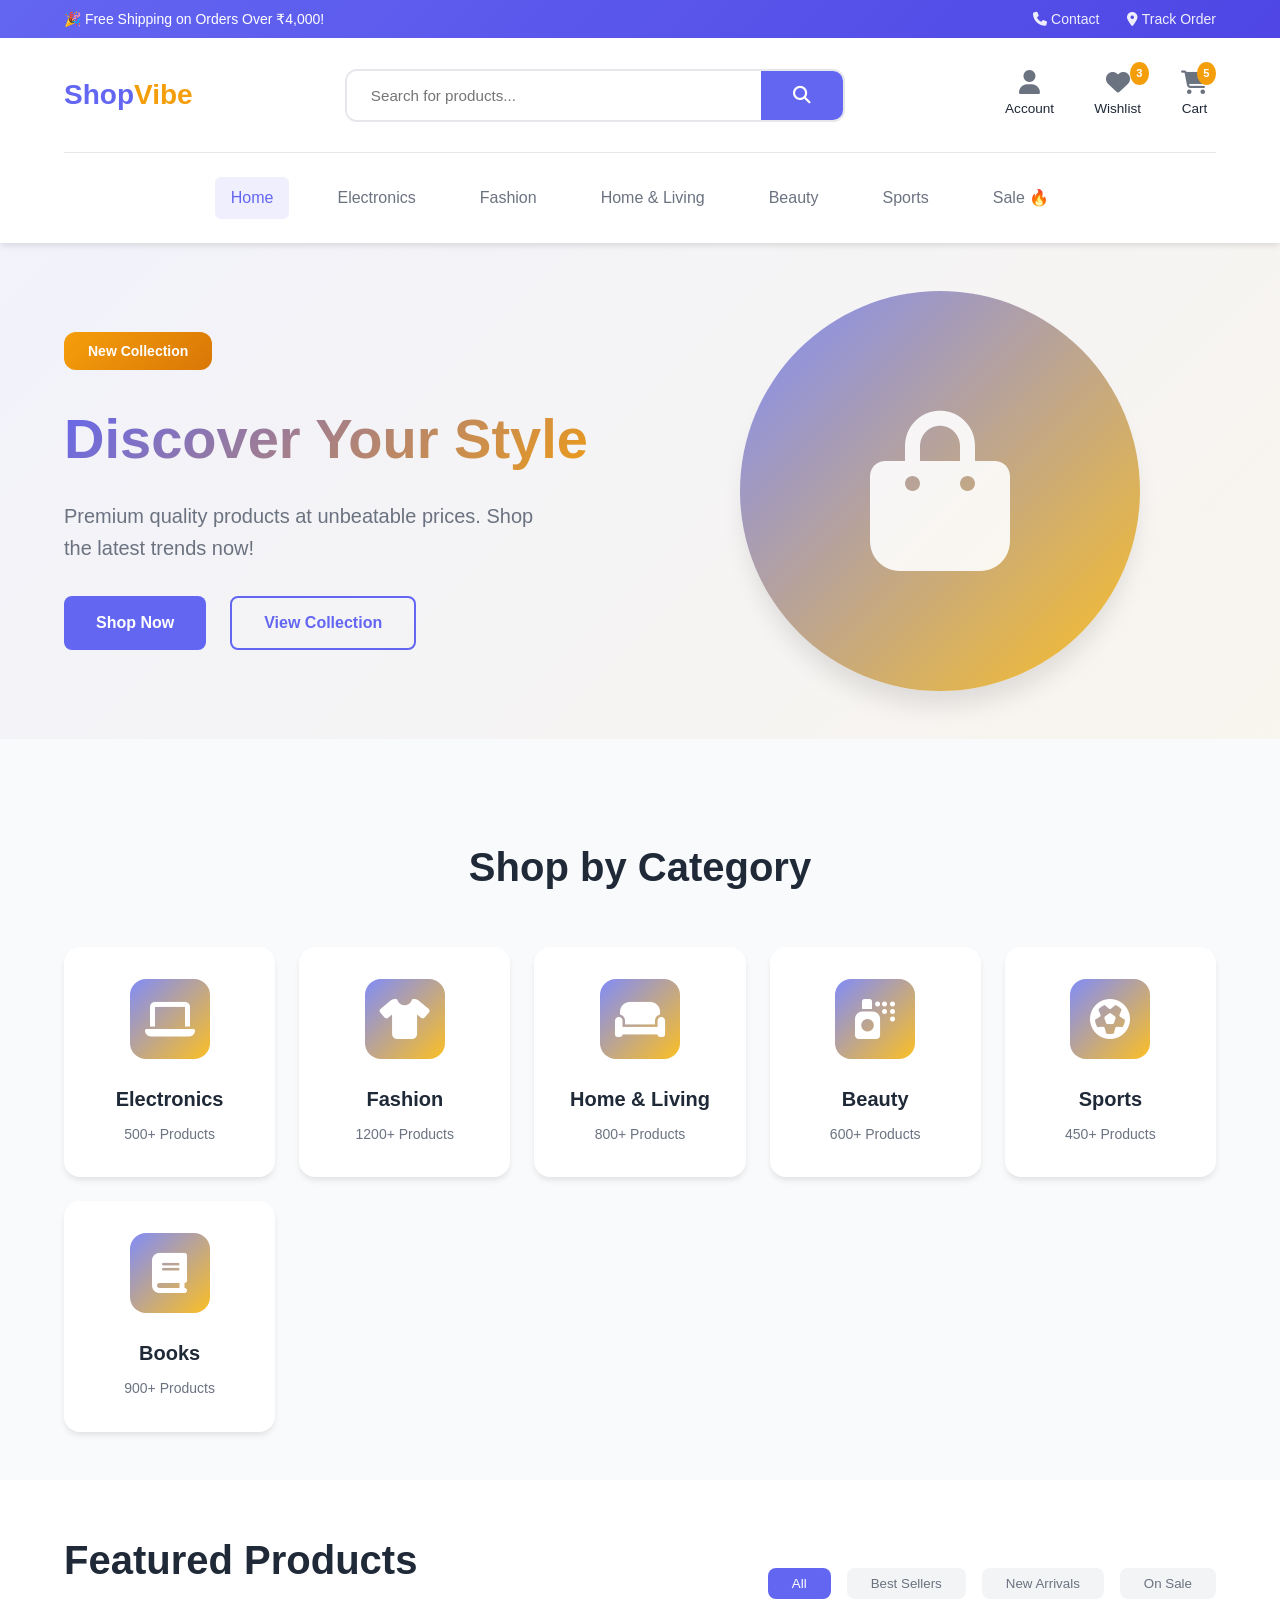
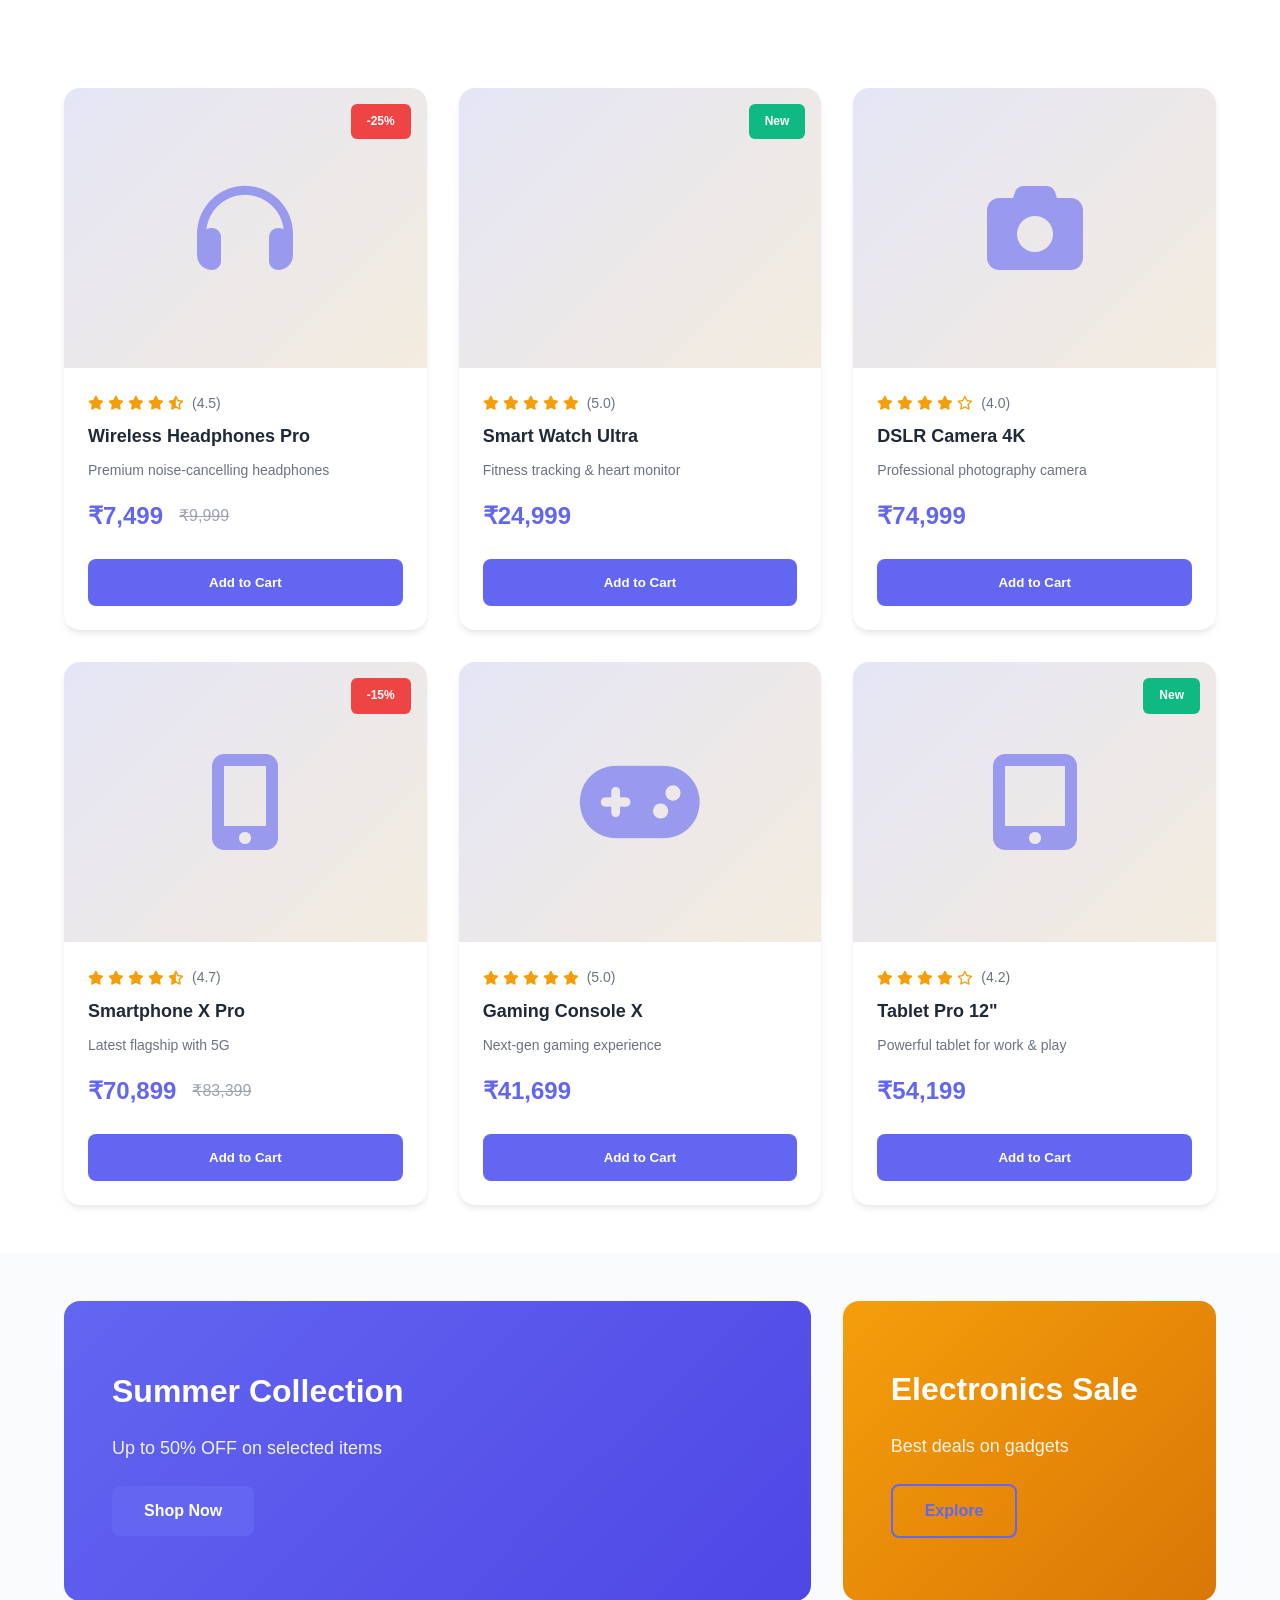
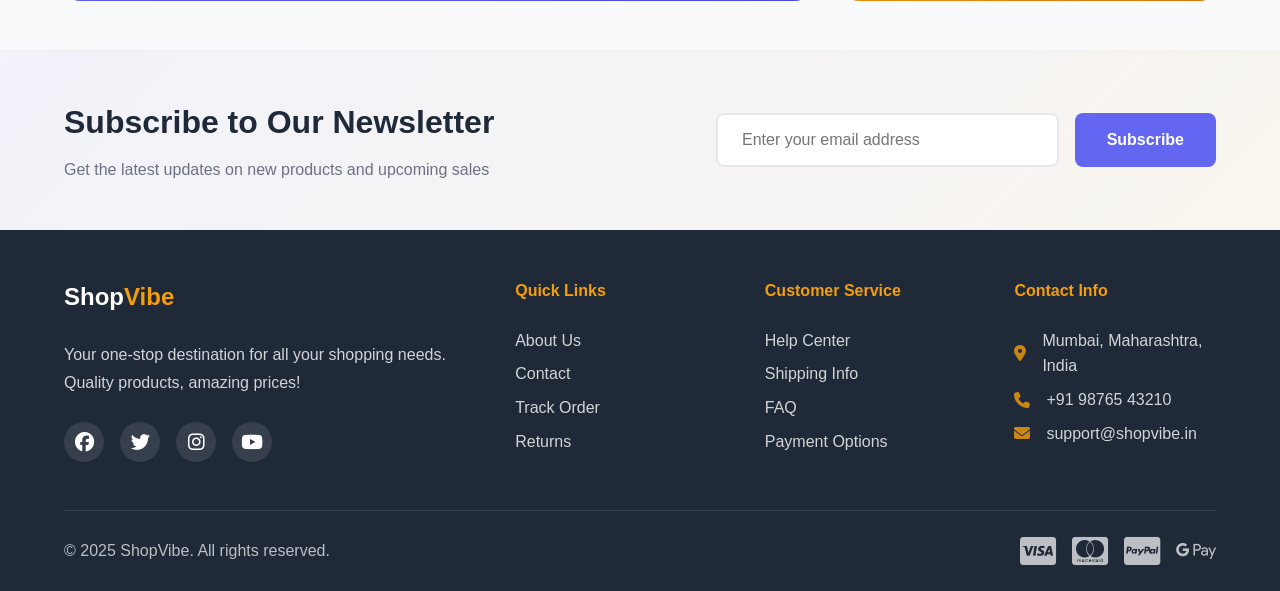
<file: index.html>
<!DOCTYPE html>
<html lang="en">
<head>
    <meta charset="UTF-8">
    <meta name="viewport" content="width=device-width, initial-scale=1.0">
    <title>ShopVibe - Modern E-Commerce Store</title>
    <link rel="stylesheet" href="styles.css">
    <link rel="stylesheet" href="https://cdnjs.cloudflare.com/ajax/libs/font-awesome/6.4.0/css/all.min.css">
</head>
<body>
    <!-- Navigation Header -->
    <header class="header">
        <div class="top-bar">
            <div class="container">
                <div class="top-bar-content">
                    <p>🎉 Free Shipping on Orders Over ₹4,000!</p>
                    <div class="top-links">
                        <a href="#"><i class="fas fa-phone"></i> Contact</a>
                        <a href="#"><i class="fas fa-map-marker-alt"></i> Track Order</a>
                    </div>
                </div>
            </div>
        </div>
        
        <nav class="navbar">
            <div class="container">
                <div class="nav-wrapper">
                    <div class="logo">
                        <h1>Shop<span>Vibe</span></h1>
                    </div>
                    
                    <div class="search-bar">
                        <input type="text" placeholder="Search for products...">
                        <button><i class="fas fa-search"></i></button>
                    </div>
                    
                    <div class="nav-icons">
                        <a href="#" class="icon-link">
                            <i class="fas fa-user"></i>
                            <span>Account</span>
                        </a>
                        <a href="#" class="icon-link">
                            <i class="fas fa-heart"></i>
                            <span>Wishlist</span>
                            <span class="badge">3</span>
                        </a>
                        <a href="#" class="icon-link">
                            <i class="fas fa-shopping-cart"></i>
                            <span>Cart</span>
                            <span class="badge">5</span>
                        </a>
                    </div>
                </div>
                
                <div class="nav-menu">
                    <a href="#" class="active">Home</a>
                    <a href="#">Electronics</a>
                    <a href="fashion.html">Fashion</a>
                    <a href="#">Home & Living</a>
                    <a href="#">Beauty</a>
                    <a href="#">Sports</a>
                    <a href="#">Sale 🔥</a>
                </div>
            </div>
        </nav>
    </header>

    <!-- Hero Section -->
    <section class="hero">
        <div class="container">
            <div class="hero-content">
                <div class="hero-text">
                    <span class="hero-badge">New Collection</span>
                    <h1 class="hero-title">Discover Your Style</h1>
                    <p class="hero-subtitle">Premium quality products at unbeatable prices. Shop the latest trends now!</p>
                    <div class="hero-buttons">
                        <button class="btn btn-primary">Shop Now</button>
                        <button class="btn btn-secondary">View Collection</button>
                    </div>
                </div>
                <div class="hero-image">
                    <div class="hero-image-placeholder">
                        <i class="fas fa-shopping-bag"></i>
                    </div>
                </div>
            </div>
        </div>
    </section>

    <!-- Categories Section -->
    <section class="categories">
        <div class="container">
            <h2 class="section-title">Shop by Category</h2>
            <div class="category-grid">
                <div class="category-card">
                    <div class="category-icon">
                        <i class="fas fa-laptop"></i>
                    </div>
                    <h3>Electronics</h3>
                    <p>500+ Products</p>
                </div>
                <div class="category-card">
                    <div class="category-icon">
                        <i class="fas fa-tshirt"></i>
                    </div>
                    <h3>Fashion</h3>
                    <p>1200+ Products</p>
                </div>
                <div class="category-card">
                    <div class="category-icon">
                        <i class="fas fa-couch"></i>
                    </div>
                    <h3>Home & Living</h3>
                    <p>800+ Products</p>
                </div>
                <div class="category-card">
                    <div class="category-icon">
                        <i class="fas fa-spray-can"></i>
                    </div>
                    <h3>Beauty</h3>
                    <p>600+ Products</p>
                </div>
                <div class="category-card">
                    <div class="category-icon">
                        <i class="fas fa-futbol"></i>
                    </div>
                    <h3>Sports</h3>
                    <p>450+ Products</p>
                </div>
                <div class="category-card">
                    <div class="category-icon">
                        <i class="fas fa-book"></i>
                    </div>
                    <h3>Books</h3>
                    <p>900+ Products</p>
                </div>
            </div>
        </div>
    </section>

    <!-- Featured Products -->
    <section class="products">
        <div class="container">
            <div class="section-header">
                <h2 class="section-title">Featured Products</h2>
                <div class="filter-tabs">
                    <button class="tab active">All</button>
                    <button class="tab">Best Sellers</button>
                    <button class="tab">New Arrivals</button>
                    <button class="tab">On Sale</button>
                </div>
            </div>
            
            <div class="product-grid">
                <!-- Product 1 -->
                <div class="product-card">
                    <div class="product-badge sale">-25%</div>
                    <div class="product-image">
                        <div class="product-placeholder">
                            <i class="fas fa-headphones"></i>
                        </div>
                        <div class="product-overlay">
                            <button class="overlay-btn"><i class="fas fa-heart"></i></button>
                            <button class="overlay-btn"><i class="fas fa-eye"></i></button>
                            <button class="overlay-btn"><i class="fas fa-shopping-cart"></i></button>
                        </div>
                    </div>
                    <div class="product-info">
                        <div class="product-rating">
                            <i class="fas fa-star"></i>
                            <i class="fas fa-star"></i>
                            <i class="fas fa-star"></i>
                            <i class="fas fa-star"></i>
                            <i class="fas fa-star-half-alt"></i>
                            <span>(4.5)</span>
                        </div>
                        <h3 class="product-title">Wireless Headphones Pro</h3>
                        <p class="product-description">Premium noise-cancelling headphones</p>
                        <div class="product-price">
                            <span class="price-current">₹7,499</span>
                            <span class="price-original">₹9,999</span>
                        </div>
                        <button class="add-to-cart">Add to Cart</button>
                    </div>
                </div>

                <!-- Product 2 -->
                <div class="product-card">
                    <div class="product-badge new">New</div>
                    <div class="product-image">
                        <div class="product-placeholder">
                            <i class="fas fa-watch"></i>
                        </div>
                        <div class="product-overlay">
                            <button class="overlay-btn"><i class="fas fa-heart"></i></button>
                            <button class="overlay-btn"><i class="fas fa-eye"></i></button>
                            <button class="overlay-btn"><i class="fas fa-shopping-cart"></i></button>
                        </div>
                    </div>
                    <div class="product-info">
                        <div class="product-rating">
                            <i class="fas fa-star"></i>
                            <i class="fas fa-star"></i>
                            <i class="fas fa-star"></i>
                            <i class="fas fa-star"></i>
                            <i class="fas fa-star"></i>
                            <span>(5.0)</span>
                        </div>
                        <h3 class="product-title">Smart Watch Ultra</h3>
                        <p class="product-description">Fitness tracking & heart monitor</p>
                        <div class="product-price">
                            <span class="price-current">₹24,999</span>
                        </div>
                        <button class="add-to-cart">Add to Cart</button>
                    </div>
                </div>

                <!-- Product 3 -->
                <div class="product-card">
                    <div class="product-image">
                        <div class="product-placeholder">
                            <i class="fas fa-camera"></i>
                        </div>
                        <div class="product-overlay">
                            <button class="overlay-btn"><i class="fas fa-heart"></i></button>
                            <button class="overlay-btn"><i class="fas fa-eye"></i></button>
                            <button class="overlay-btn"><i class="fas fa-shopping-cart"></i></button>
                        </div>
                    </div>
                    <div class="product-info">
                        <div class="product-rating">
                            <i class="fas fa-star"></i>
                            <i class="fas fa-star"></i>
                            <i class="fas fa-star"></i>
                            <i class="fas fa-star"></i>
                            <i class="far fa-star"></i>
                            <span>(4.0)</span>
                        </div>
                        <h3 class="product-title">DSLR Camera 4K</h3>
                        <p class="product-description">Professional photography camera</p>
                        <div class="product-price">
                            <span class="price-current">₹74,999</span>
                        </div>
                        <button class="add-to-cart">Add to Cart</button>
                    </div>
                </div>

                <!-- Product 4 -->
                <div class="product-card">
                    <div class="product-badge sale">-15%</div>
                    <div class="product-image">
                        <div class="product-placeholder">
                            <i class="fas fa-mobile-alt"></i>
                        </div>
                        <div class="product-overlay">
                            <button class="overlay-btn"><i class="fas fa-heart"></i></button>
                            <button class="overlay-btn"><i class="fas fa-eye"></i></button>
                            <button class="overlay-btn"><i class="fas fa-shopping-cart"></i></button>
                        </div>
                    </div>
                    <div class="product-info">
                        <div class="product-rating">
                            <i class="fas fa-star"></i>
                            <i class="fas fa-star"></i>
                            <i class="fas fa-star"></i>
                            <i class="fas fa-star"></i>
                            <i class="fas fa-star-half-alt"></i>
                            <span>(4.7)</span>
                        </div>
                        <h3 class="product-title">Smartphone X Pro</h3>
                        <p class="product-description">Latest flagship with 5G</p>
                        <div class="product-price">
                            <span class="price-current">₹70,899</span>
                            <span class="price-original">₹83,399</span>
                        </div>
                        <button class="add-to-cart">Add to Cart</button>
                    </div>
                </div>

                <!-- Product 5 -->
                <div class="product-card">
                    <div class="product-image">
                        <div class="product-placeholder">
                            <i class="fas fa-gamepad"></i>
                        </div>
                        <div class="product-overlay">
                            <button class="overlay-btn"><i class="fas fa-heart"></i></button>
                            <button class="overlay-btn"><i class="fas fa-eye"></i></button>
                            <button class="overlay-btn"><i class="fas fa-shopping-cart"></i></button>
                        </div>
                    </div>
                    <div class="product-info">
                        <div class="product-rating">
                            <i class="fas fa-star"></i>
                            <i class="fas fa-star"></i>
                            <i class="fas fa-star"></i>
                            <i class="fas fa-star"></i>
                            <i class="fas fa-star"></i>
                            <span>(5.0)</span>
                        </div>
                        <h3 class="product-title">Gaming Console X</h3>
                        <p class="product-description">Next-gen gaming experience</p>
                        <div class="product-price">
                            <span class="price-current">₹41,699</span>
                        </div>
                        <button class="add-to-cart">Add to Cart</button>
                    </div>
                </div>

                <!-- Product 6 -->
                <div class="product-card">
                    <div class="product-badge new">New</div>
                    <div class="product-image">
                        <div class="product-placeholder">
                            <i class="fas fa-tablet-alt"></i>
                        </div>
                        <div class="product-overlay">
                            <button class="overlay-btn"><i class="fas fa-heart"></i></button>
                            <button class="overlay-btn"><i class="fas fa-eye"></i></button>
                            <button class="overlay-btn"><i class="fas fa-shopping-cart"></i></button>
                        </div>
                    </div>
                    <div class="product-info">
                        <div class="product-rating">
                            <i class="fas fa-star"></i>
                            <i class="fas fa-star"></i>
                            <i class="fas fa-star"></i>
                            <i class="fas fa-star"></i>
                            <i class="far fa-star"></i>
                            <span>(4.2)</span>
                        </div>
                        <h3 class="product-title">Tablet Pro 12"</h3>
                        <p class="product-description">Powerful tablet for work & play</p>
                        <div class="product-price">
                            <span class="price-current">₹54,199</span>
                        </div>
                        <button class="add-to-cart">Add to Cart</button>
                    </div>
                </div>
            </div>
        </div>
    </section>

    <!-- Promo Banners -->
    <section class="promo-section">
        <div class="container">
            <div class="promo-grid">
                <div class="promo-card promo-large">
                    <div class="promo-content">
                        <h3>Summer Collection</h3>
                        <p>Up to 50% OFF on selected items</p>
                        <button class="btn btn-primary">Shop Now</button>
                    </div>
                </div>
                <div class="promo-card promo-small">
                    <div class="promo-content">
                        <h3>Electronics Sale</h3>
                        <p>Best deals on gadgets</p>
                        <button class="btn btn-secondary">Explore</button>
                    </div>
                </div>
            </div>
        </div>
    </section>

    <!-- Newsletter -->
    <section class="newsletter">
        <div class="container">
            <div class="newsletter-content">
                <div class="newsletter-text">
                    <h2>Subscribe to Our Newsletter</h2>
                    <p>Get the latest updates on new products and upcoming sales</p>
                </div>
                <div class="newsletter-form">
                    <input type="email" placeholder="Enter your email address">
                    <button class="btn btn-primary">Subscribe</button>
                </div>
            </div>
        </div>
    </section>

    <!-- Footer -->
    <footer class="footer">
        <div class="container">
            <div class="footer-grid">
                <div class="footer-column">
                    <h3>Shop<span>Vibe</span></h3>
                    <p>Your one-stop destination for all your shopping needs. Quality products, amazing prices!</p>
                    <div class="social-links">
                        <a href="#"><i class="fab fa-facebook"></i></a>
                        <a href="#"><i class="fab fa-twitter"></i></a>
                        <a href="#"><i class="fab fa-instagram"></i></a>
                        <a href="#"><i class="fab fa-youtube"></i></a>
                    </div>
                </div>
                <div class="footer-column">
                    <h4>Quick Links</h4>
                    <ul>
                        <li><a href="#">About Us</a></li>
                        <li><a href="#">Contact</a></li>
                        <li><a href="#">Track Order</a></li>
                        <li><a href="#">Returns</a></li>
                    </ul>
                </div>
                <div class="footer-column">
                    <h4>Customer Service</h4>
                    <ul>
                        <li><a href="#">Help Center</a></li>
                        <li><a href="#">Shipping Info</a></li>
                        <li><a href="#">FAQ</a></li>
                        <li><a href="#">Payment Options</a></li>
                    </ul>
                </div>
                <div class="footer-column">
                    <h4>Contact Info</h4>
                    <ul class="contact-info">
                        <li><i class="fas fa-map-marker-alt"></i> Mumbai, Maharashtra, India</li>
                        <li><i class="fas fa-phone"></i> +91 98765 43210</li>
                        <li><i class="fas fa-envelope"></i> support@shopvibe.in</li>
                    </ul>
                </div>
            </div>
            <div class="footer-bottom">
                <p>&copy; 2025 ShopVibe. All rights reserved.</p>
                <div class="payment-methods">
                    <i class="fab fa-cc-visa"></i>
                    <i class="fab fa-cc-mastercard"></i>
                    <i class="fab fa-cc-paypal"></i>
                    <i class="fab fa-google-pay"></i>
                </div>
            </div>
        </div>
    </footer>
</body>
</html>
</file>
<file: styles.css>
/* ===================================
   COMPLETE COMBINED STYLES.CSS
   For both index.html and fashion.html
   =================================== */

/* Color Variables */
:root {
    --primary-color: #6366f1;
    --primary-dark: #4f46e5;
    --primary-light: #818cf8;
    --secondary-color: #f59e0b;
    --secondary-dark: #d97706;
    --secondary-light: #fbbf24;
    --accent-success: #10b981;
    --accent-danger: #ef4444;
    --accent-info: #3b82f6;
    --text-primary: #1f2937;
    --text-secondary: #6b7280;
    --text-light: #9ca3af;
    --bg-white: #ffffff;
    --bg-light: #f9fafb;
    --bg-gray: #f3f4f6;
    --border-color: #e5e7eb;
    --shadow-sm: 0 1px 2px 0 rgba(0, 0, 0, 0.05);
    --shadow-md: 0 4px 6px -1px rgba(0, 0, 0, 0.1);
    --shadow-lg: 0 10px 15px -3px rgba(0, 0, 0, 0.1);
    --shadow-xl: 0 20px 25px -5px rgba(0, 0, 0, 0.1);
    --spacing-xs: 0.5rem;
    --spacing-sm: 1rem;
    --spacing-md: 1.5rem;
    --spacing-lg: 2rem;
    --spacing-xl: 3rem;
    --radius-sm: 0.375rem;
    --radius-md: 0.5rem;
    --radius-lg: 0.75rem;
    --radius-xl: 1rem;
    --transition: all 0.3s ease;
}

/* Reset */
* {
    margin: 0;
    padding: 0;
    box-sizing: border-box;
}

body {
    font-family: 'Segoe UI', Tahoma, Geneva, Verdana, sans-serif;
    color: var(--text-primary);
    line-height: 1.6;
    background-color: var(--bg-light);
}

a {
    text-decoration: none;
    color: inherit;
    transition: var(--transition);
}

button {
    cursor: pointer;
    border: none;
    background: none;
    font-family: inherit;
    transition: var(--transition);
}

ul {
    list-style: none;
}

img {
    max-width: 100%;
    display: block;
}

.container {
    max-width: 1200px;
    margin: 0 auto;
    padding: 0 var(--spacing-md);
}

/* Header */
.top-bar {
    background: linear-gradient(135deg, var(--primary-color), var(--primary-dark));
    color: white;
    padding: var(--spacing-xs) 0;
    font-size: 0.875rem;
}

.top-bar-content {
    display: flex;
    justify-content: space-between;
    align-items: center;
}

.top-links a {
    margin-left: var(--spacing-md);
    opacity: 0.9;
}

.top-links a:hover {
    opacity: 1;
}

.navbar {
    background: var(--bg-white);
    box-shadow: var(--shadow-md);
    position: sticky;
    top: 0;
    z-index: 1000;
}

.nav-wrapper {
    display: flex;
    align-items: center;
    justify-content: space-between;
    padding: var(--spacing-md) 0;
    gap: var(--spacing-lg);
}

.logo h1 {
    font-size: 1.75rem;
    color: var(--primary-color);
    font-weight: 700;
}

.logo span {
    color: var(--secondary-color);
}

.search-bar {
    flex: 1;
    max-width: 500px;
    display: flex;
    border: 2px solid var(--border-color);
    border-radius: var(--radius-lg);
    overflow: hidden;
    transition: var(--transition);
}

.search-bar:focus-within {
    border-color: var(--primary-color);
    box-shadow: 0 0 0 3px rgba(99, 102, 241, 0.1);
}

.search-bar input {
    flex: 1;
    border: none;
    padding: var(--spacing-sm) var(--spacing-md);
    font-size: 0.95rem;
    outline: none;
}

.search-bar button {
    background: var(--primary-color);
    color: white;
    padding: 0 var(--spacing-lg);
    font-size: 1.1rem;
}

.search-bar button:hover {
    background: var(--primary-dark);
}

.nav-icons {
    display: flex;
    gap: var(--spacing-md);
}

.icon-link {
    display: flex;
    flex-direction: column;
    align-items: center;
    font-size: 0.85rem;
    color: var(--text-primary);
    position: relative;
    padding: var(--spacing-xs);
}

.icon-link i {
    font-size: 1.5rem;
    margin-bottom: 0.25rem;
    color: var(--text-secondary);
}

.icon-link:hover i {
    color: var(--primary-color);
}

.badge {
    position: absolute;
    top: 0;
    right: 0;
    background: var(--secondary-color);
    color: white;
    font-size: 0.7rem;
    padding: 0.15rem 0.4rem;
    border-radius: 50%;
    font-weight: 600;
}

.nav-menu {
    display: flex;
    justify-content: center;
    gap: var(--spacing-lg);
    padding: var(--spacing-md) 0;
    border-top: 1px solid var(--border-color);
}

.nav-menu a {
    color: var(--text-secondary);
    font-weight: 500;
    padding: var(--spacing-xs) var(--spacing-sm);
    border-radius: var(--radius-sm);
    transition: var(--transition);
}

.nav-menu a:hover,
.nav-menu a.active {
    color: var(--primary-color);
    background: rgba(99, 102, 241, 0.1);
}

/* Hero Section */
.hero {
    background: linear-gradient(135deg, rgba(99, 102, 241, 0.05), rgba(245, 158, 11, 0.05));
    padding: var(--spacing-xl) 0;
    margin-bottom: var(--spacing-xl);
}

.hero-content {
    display: flex;
    align-items: center;
    gap: var(--spacing-xl);
}

.hero-text {
    flex: 1;
}

.hero-badge {
    display: inline-block;
    background: linear-gradient(135deg, var(--secondary-color), var(--secondary-dark));
    color: white;
    padding: var(--spacing-xs) var(--spacing-md);
    border-radius: var(--radius-lg);
    font-size: 0.875rem;
    font-weight: 600;
    margin-bottom: var(--spacing-md);
}

.hero-title {
    font-size: 3.5rem;
    font-weight: 800;
    margin-bottom: var(--spacing-sm);
    background: linear-gradient(135deg, var(--primary-color), var(--secondary-color));
    -webkit-background-clip: text;
    -webkit-text-fill-color: transparent;
    background-clip: text;
}

.hero-subtitle {
    font-size: 1.25rem;
    color: var(--text-secondary);
    margin-bottom: var(--spacing-lg);
    max-width: 500px;
}

.hero-buttons {
    display: flex;
    gap: var(--spacing-md);
}

.hero-image {
    flex: 1;
    display: flex;
    justify-content: center;
    align-items: center;
}

.hero-image-placeholder {
    width: 400px;
    height: 400px;
    background: linear-gradient(135deg, var(--primary-light), var(--secondary-light));
    border-radius: 50%;
    display: flex;
    align-items: center;
    justify-content: center;
    box-shadow: var(--shadow-xl);
    animation: float 3s ease-in-out infinite;
}

.hero-image-placeholder i {
    font-size: 10rem;
    color: white;
    opacity: 0.9;
}

@keyframes float {
    0%, 100% { transform: translateY(0); }
    50% { transform: translateY(-20px); }
}

/* Buttons */
.btn {
    padding: var(--spacing-sm) var(--spacing-lg);
    border-radius: var(--radius-md);
    font-weight: 600;
    font-size: 1rem;
    transition: var(--transition);
    display: inline-block;
}

.btn-primary {
    background: var(--primary-color);
    color: white;
}

.btn-primary:hover {
    background: var(--primary-dark);
    transform: translateY(-2px);
    box-shadow: var(--shadow-lg);
}

.btn-secondary {
    background: transparent;
    color: var(--primary-color);
    border: 2px solid var(--primary-color);
}

.btn-secondary:hover {
    background: var(--primary-color);
    color: white;
}

/* Categories */
.categories {
    padding: var(--spacing-xl) 0;
}

.section-title {
    text-align: center;
    font-size: 2.5rem;
    font-weight: 700;
    margin-bottom: var(--spacing-xl);
    color: var(--text-primary);
}

.category-grid {
    display: grid;
    grid-template-columns: repeat(auto-fit, minmax(180px, 1fr));
    gap: var(--spacing-md);
}

.category-card {
    background: var(--bg-white);
    padding: var(--spacing-lg);
    border-radius: var(--radius-xl);
    text-align: center;
    box-shadow: var(--shadow-md);
    transition: var(--transition);
    cursor: pointer;
}

.category-card:hover {
    transform: translateY(-8px);
    box-shadow: var(--shadow-xl);
}

.category-icon {
    width: 80px;
    height: 80px;
    margin: 0 auto var(--spacing-md);
    background: linear-gradient(135deg, var(--primary-light), var(--secondary-light));
    border-radius: var(--radius-xl);
    display: flex;
    align-items: center;
    justify-content: center;
}

.category-icon i {
    font-size: 2.5rem;
    color: white;
}

.category-card h3 {
    font-size: 1.25rem;
    margin-bottom: var(--spacing-xs);
    color: var(--text-primary);
}

.category-card p {
    color: var(--text-secondary);
    font-size: 0.875rem;
}

/* Products */
.products {
    padding: var(--spacing-xl) 0;
    background: var(--bg-white);
}

.section-header {
    display: flex;
    justify-content: space-between;
    align-items: center;
    margin-bottom: var(--spacing-xl);
    flex-wrap: wrap;
    gap: var(--spacing-md);
}

.filter-tabs {
    display: flex;
    gap: var(--spacing-sm);
}

.tab {
    padding: var(--spacing-xs) var(--spacing-md);
    border-radius: var(--radius-md);
    color: var(--text-secondary);
    font-weight: 500;
    background: var(--bg-gray);
}

.tab:hover,
.tab.active {
    background: var(--primary-color);
    color: white;
}

.product-grid {
    display: grid;
    grid-template-columns: repeat(auto-fill, minmax(280px, 1fr));
    gap: var(--spacing-lg);
}

.product-card {
    background: var(--bg-white);
    border-radius: var(--radius-xl);
    overflow: hidden;
    box-shadow: var(--shadow-md);
    transition: var(--transition);
    position: relative;
}

.product-card:hover {
    transform: translateY(-8px);
    box-shadow: var(--shadow-xl);
}

.product-badge {
    position: absolute;
    top: var(--spacing-sm);
    right: var(--spacing-sm);
    padding: var(--spacing-xs) var(--spacing-sm);
    border-radius: var(--radius-sm);
    font-size: 0.75rem;
    font-weight: 600;
    z-index: 10;
    color: white;
}

.product-badge.sale {
    background: var(--accent-danger);
}

.product-badge.new {
    background: var(--accent-success);
}

.product-image {
    position: relative;
    height: 280px;
    background: var(--bg-gray);
    overflow: hidden;
}

.product-image img {
    width: 100%;
    height: 100%;
    object-fit: cover;
    display: block;
}

.product-placeholder {
    width: 100%;
    height: 100%;
    display: flex;
    align-items: center;
    justify-content: center;
    background: linear-gradient(135deg, rgba(99, 102, 241, 0.1), rgba(245, 158, 11, 0.1));
}

.product-placeholder i {
    font-size: 6rem;
    color: var(--primary-color);
    opacity: 0.6;
}

.product-overlay {
    position: absolute;
    top: 0;
    left: 0;
    right: 0;
    bottom: 0;
    background: rgba(0, 0, 0, 0.6);
    display: flex;
    align-items: center;
    justify-content: center;
    gap: var(--spacing-sm);
    opacity: 0;
    transition: var(--transition);
}

.product-card:hover .product-overlay {
    opacity: 1;
}

.overlay-btn {
    width: 45px;
    height: 45px;
    border-radius: 50%;
    background: white;
    color: var(--primary-color);
    display: flex;
    align-items: center;
    justify-content: center;
    font-size: 1.2rem;
    transition: var(--transition);
}

.overlay-btn:hover {
    background: var(--primary-color);
    color: white;
    transform: scale(1.1);
}

.product-info {
    padding: var(--spacing-md);
}

.product-rating {
    display: flex;
    align-items: center;
    gap: 0.25rem;
    margin-bottom: var(--spacing-xs);
    color: var(--secondary-color);
    font-size: 0.875rem;
}

.product-rating span {
    color: var(--text-secondary);
    margin-left: 0.25rem;
}

.product-title {
    font-size: 1.125rem;
    font-weight: 600;
    margin-bottom: var(--spacing-xs);
    color: var(--text-primary);
}

.product-description {
    font-size: 0.875rem;
    color: var(--text-secondary);
    margin-bottom: var(--spacing-sm);
}

.product-price {
    display: flex;
    align-items: center;
    gap: var(--spacing-sm);
    margin-bottom: var(--spacing-md);
}

.price-current {
    font-size: 1.5rem;
    font-weight: 700;
    color: var(--primary-color);
}

.price-original {
    font-size: 1rem;
    color: var(--text-light);
    text-decoration: line-through;
}

.add-to-cart {
    width: 100%;
    padding: var(--spacing-sm);
    background: var(--primary-color);
    color: white;
    border-radius: var(--radius-md);
    font-weight: 600;
    transition: var(--transition);
}

.add-to-cart:hover {
    background: var(--primary-dark);
}

/* Promo */
.promo-section {
    padding: var(--spacing-xl) 0;
}

.promo-grid {
    display: grid;
    grid-template-columns: 2fr 1fr;
    gap: var(--spacing-lg);
}

.promo-card {
    border-radius: var(--radius-xl);
    padding: var(--spacing-xl);
    color: white;
    position: relative;
    overflow: hidden;
    min-height: 300px;
    display: flex;
    align-items: center;
}

.promo-large {
    background: linear-gradient(135deg, var(--primary-color), var(--primary-dark));
}

.promo-small {
    background: linear-gradient(135deg, var(--secondary-color), var(--secondary-dark));
}

.promo-content h3 {
    font-size: 2rem;
    margin-bottom: var(--spacing-sm);
}

.promo-content p {
    font-size: 1.125rem;
    margin-bottom: var(--spacing-md);
    opacity: 0.9;
}

/* Newsletter */
.newsletter {
    background: linear-gradient(135deg, rgba(99, 102, 241, 0.05), rgba(245, 158, 11, 0.05));
    padding: var(--spacing-xl) 0;
}

.newsletter-content {
    display: flex;
    justify-content: space-between;
    align-items: center;
    gap: var(--spacing-xl);
    flex-wrap: wrap;
}

.newsletter-text h2 {
    font-size: 2rem;
    margin-bottom: var(--spacing-xs);
}

.newsletter-text p {
    color: var(--text-secondary);
}

.newsletter-form {
    display: flex;
    gap: var(--spacing-sm);
    flex: 1;
    max-width: 500px;
}

.newsletter-form input {
    flex: 1;
    padding: var(--spacing-sm) var(--spacing-md);
    border: 2px solid var(--border-color);
    border-radius: var(--radius-md);
    font-size: 1rem;
    outline: none;
}

.newsletter-form input:focus {
    border-color: var(--primary-color);
}

/* Footer */
.footer {
    background: var(--text-primary);
    color: white;
    padding: var(--spacing-xl) 0 var(--spacing-md);
}

.footer-grid {
    display: grid;
    grid-template-columns: 2fr 1fr 1fr 1fr;
    gap: var(--spacing-xl);
    margin-bottom: var(--spacing-xl);
}

.footer-column h3 {
    font-size: 1.5rem;
    margin-bottom: var(--spacing-md);
}

.footer-column h3 span {
    color: var(--secondary-color);
}

.footer-column h4 {
    margin-bottom: var(--spacing-md);
    color: var(--secondary-color);
}

.footer-column p {
    opacity: 0.8;
    margin-bottom: var(--spacing-md);
    line-height: 1.8;
}

.footer-column ul li {
    margin-bottom: var(--spacing-xs);
}

.footer-column ul li a {
    opacity: 0.8;
    transition: var(--transition);
}

.footer-column ul li a:hover {
    opacity: 1;
    color: var(--secondary-color);
}

.contact-info li {
    display: flex;
    align-items: center;
    gap: var(--spacing-sm);
    opacity: 0.8;
    margin-bottom: var(--spacing-sm);
}

.contact-info i {
    color: var(--secondary-color);
}

.social-links {
    display: flex;
    gap: var(--spacing-sm);
}

.social-links a {
    width: 40px;
    height: 40px;
    border-radius: 50%;
    background: rgba(255, 255, 255, 0.1);
    display: flex;
    align-items: center;
    justify-content: center;
    font-size: 1.2rem;
    transition: var(--transition);
}

.social-links a:hover {
    background: var(--secondary-color);
    transform: translateY(-3px);
}

.footer-bottom {
    border-top: 1px solid rgba(255, 255, 255, 0.1);
    padding-top: var(--spacing-md);
    display: flex;
    justify-content: space-between;
    align-items: center;
}

.footer-bottom p {
    opacity: 0.7;
}

.payment-methods {
    display: flex;
    gap: var(--spacing-sm);
    font-size: 2rem;
    opacity: 0.7;
}

/* FASHION PAGE STYLES */
.fashion-hero {
    background: linear-gradient(135deg, rgba(139, 69, 19, 0.05), rgba(245, 158, 11, 0.1));
}

.leather-hero-icon {
    background: linear-gradient(135deg, #8B4513, #D2691E) !important;
}

.filter-section {
    padding: var(--spacing-lg) 0;
    background: var(--bg-white);
    border-bottom: 1px solid var(--border-color);
}

.filter-container {
    display: flex;
    align-items: center;
    gap: var(--spacing-lg);
    flex-wrap: wrap;
}

.filter-container h3 {
    color: var(--text-primary);
    font-size: 1.125rem;
    font-weight: 600;
}

.filter-buttons {
    display: flex;
    gap: var(--spacing-sm);
    flex-wrap: wrap;
}

.filter-btn {
    padding: var(--spacing-xs) var(--spacing-md);
    border-radius: var(--radius-md);
    background: var(--bg-gray);
    color: var(--text-secondary);
    font-weight: 500;
    border: 2px solid transparent;
    transition: var(--transition);
    cursor: pointer;
}

.filter-btn:hover {
    background: var(--bg-light);
    border-color: var(--primary-color);
    color: var(--primary-color);
}

.filter-btn.active {
    background: var(--primary-color);
    color: white;
    border-color: var(--primary-color);
}

.leather-products {
    background: var(--bg-light);
}

.section-subtitle {
    text-align: center;
    color: var(--text-secondary);
    font-size: 1rem;
    margin-top: -1.5rem;
    margin-bottom: var(--spacing-xl);
    font-style: italic;
}

.why-choose {
    padding: var(--spacing-xl) 0;
    background: var(--bg-white);
}

.features-grid {
    display: grid;
    grid-template-columns: repeat(auto-fit, minmax(250px, 1fr));
    gap: var(--spacing-lg);
    margin-top: var(--spacing-xl);
}

.feature-card {
    text-align: center;
    padding: var(--spacing-lg);
    background: var(--bg-light);
    border-radius: var(--radius-xl);
    transition: var(--transition);
    border: 2px solid transparent;
}

.feature-card:hover {
    transform: translateY(-5px);
    box-shadow: var(--shadow-lg);
    border-color: var(--primary-color);
}

.feature-icon {
    width: 80px;
    height: 80px;
    margin: 0 auto var(--spacing-md);
    background: linear-gradient(135deg, #8B4513, #D2691E);
    border-radius: 50%;
    display: flex;
    align-items: center;
    justify-content: center;
}

.feature-icon i {
    font-size: 2rem;
    color: white;
}

.feature-card h3 {
    font-size: 1.25rem;
    margin-bottom: var(--spacing-xs);
    color: var(--text-primary);
    font-weight: 600;
}

.feature-card p {
    color: var(--text-secondary);
    line-height: 1.6;
    font-size: 0.95rem;
}

/* Responsive */
@media (max-width: 968px) {
    .hero-content {
        flex-direction: column;
        text-align: center;
    }
    .hero-title {
        font-size: 2.5rem;
    }
    .hero-subtitle {
        margin: 0 auto var(--spacing-lg);
    }
    .hero-buttons {
        justify-content: center;
    }
    .hero-image-placeholder {
        width: 300px;
        height: 300px;
    }
    .hero-image-placeholder i {
        font-size: 7rem;
    }
    .footer-grid {
        grid-template-columns: 1fr 1fr;
    }
    .promo-grid {
        grid-template-columns: 1fr;
    }
}

@media (max-width: 768px) {
    .nav-wrapper {
        flex-wrap: wrap;
    }
    .search-bar {
        order: 3;
        width: 100%;
        max-width: 100%;
    }
    .nav-menu {
        overflow-x: auto;
        justify-content: flex-start;
    }
    .section-header {
        flex-direction: column;
        align-items: flex-start;
    }
    .newsletter-content {
        flex-direction: column;
        text-align: center;
    }
    .newsletter-form {
        width: 100%;
    }
    .footer-grid {
        grid-template-columns: 1fr;
    }
    .footer-bottom {
        flex-direction: column;
        gap: var(--spacing-md);
        text-align: center;
    }
    .filter-container {
        flex-direction: column;
        align-items: flex-start;
    }
    .filter-buttons {
        width: 100%;
    }
    .filter-btn {
        flex: 1;
        min-width: 100px;
    }
}

@media (max-width: 480px) {
    .hero-title {
        font-size: 2rem;
    }
    .section-title {
        font-size: 1.75rem;
    }
    .hero-buttons {
        flex-direction: column;
        width: 100%;
    }
    .btn {
        width: 100%;
    }
    .nav-icons {
        gap: var(--spacing-sm);
    }
    .icon-link span {
        display: none;
    }
}
</file>
